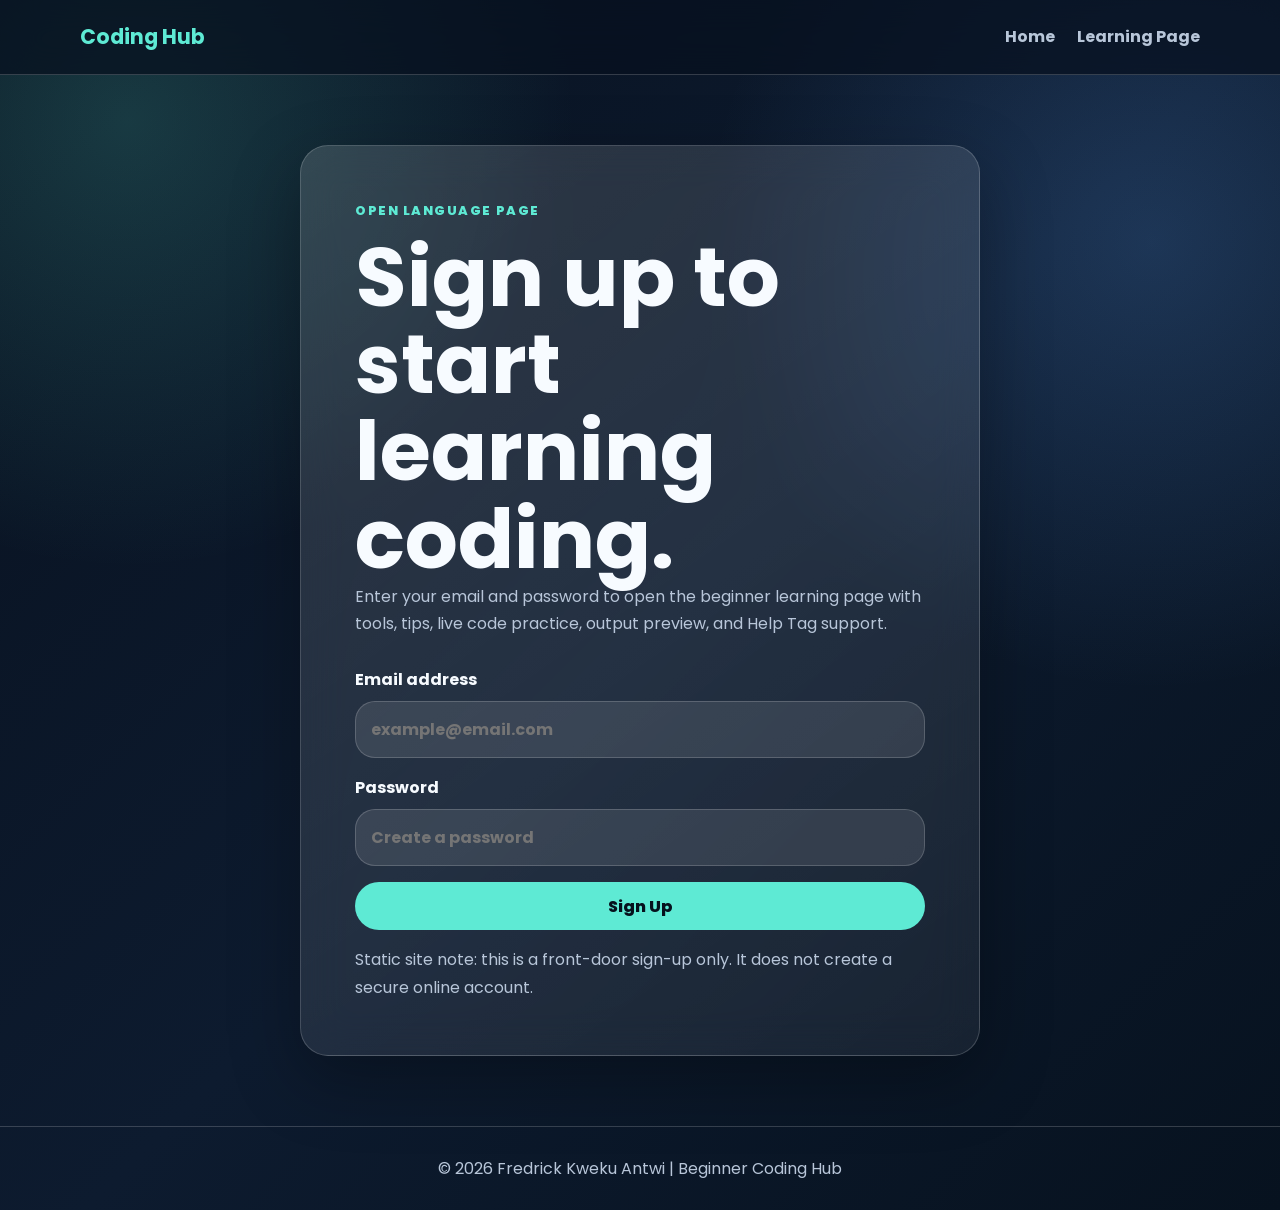
<file: coding-learning.html>
<!doctype html>
<html lang="en">
  <head>
    <meta charset="UTF-8">
    <meta name="viewport" content="width=device-width, initial-scale=1.0">
    <title>Learning Page | Beginner Coding Hub</title>
    <meta name="description" content="Beginner coding learning page with tools, tips, live code preview, and help form.">
    <link rel="stylesheet" href="learn-coding.css">
    <link rel="preconnect" href="https://fonts.googleapis.com">
    <link rel="preconnect" href="https://fonts.gstatic.com" crossorigin>
    <link href="https://fonts.googleapis.com/css2?family=Poppins:wght@300;400;500;600;700;800&display=swap" rel="stylesheet">
  </head>

  <body>
    <header class="site-header">
      <nav class="nav">
        <a class="logo" href="coding-learning.html">Learning Page</a>
        <ul>
          <li><a href="index.html">Home</a></li>
          <li><a href="#tools">Tools</a></li>
          <li><a href="#playground">Practice</a></li>
          <li><a href="#help">Help</a></li>
        </ul>
      </nav>
    </header>

    <main>
      <section class="camp-welcome">
        <div class="welcome-panel">
          <p class="eyebrow">Welcome Coder</p>
          <h1>Hello coder, welcome to <span>FREDDIE'S CODING CAMP</span>.</h1>
          <p>
            This is your learning space for practicing HTML, CSS, JavaScript,
            building confidence, and asking for help when you get stuck.
          </p>
          <button class="enter-camp" type="button">Enter Learning Space</button>
        </div>
      </section>

      <div class="learning-space" hidden>
        <section class="hero">
          <div class="hero-copy">
            <p class="eyebrow">Beginner Friendly / HTML / CSS / JavaScript</p>
            <h1>Learn coding by reading, trying, breaking, and fixing.</h1>
            <p>
              This page gives beginners the basic tools, simple tips, and a live practice area
              where they can write code and see the output immediately.
            </p>
            <div class="hero-actions">
              <a class="btn primary" href="#playground">Start Practicing</a>
              <a class="btn secondary" href="#help">Ask for Help</a>
            </div>
          </div>

          <div class="learning-card">
            <span class="code-chip">&lt;/&gt;</span>
            <h2>Beginner path</h2>
            <ol>
              <li>Learn HTML structure</li>
              <li>Style with CSS</li>
              <li>Add JavaScript interaction</li>
              <li>Build small projects</li>
            </ol>
          </div>
        </section>

        <section id="tools" class="section">
          <div class="section-heading">
            <p class="eyebrow">Necessary Tools</p>
            <h2>What a beginner needs to start coding.</h2>
          </div>

          <div class="tools-grid">
            <article class="tool-card">
              <span>01</span>
              <h3>Code Editor</h3>
              <p>Use Visual Studio Code to write HTML, CSS, and JavaScript files clearly.</p>
            </article>
            <article class="tool-card">
              <span>02</span>
              <h3>Web Browser</h3>
              <p>Use Chrome, Edge, or Firefox to open your website and test changes.</p>
            </article>
            <article class="tool-card">
              <span>03</span>
              <h3>Git & GitHub</h3>
              <p>Save project history, upload code, and publish websites online.</p>
            </article>
            <article class="tool-card">
              <span>04</span>
              <h3>Internet Research</h3>
              <p>Use documentation, tutorials, and examples to solve problems step by step.</p>
            </article>
            <article class="tool-card">
              <span>05</span>
              <h3>Practice Projects</h3>
              <p>Build a portfolio, calculator, landing page, quiz app, and weather app.</p>
            </article>
            <article class="tool-card">
              <span>06</span>
              <h3>Consistency</h3>
              <p>Practice daily, even if it is only 30 minutes. Small progress compounds.</p>
            </article>
          </div>
        </section>

        <section id="playground" class="section playground-section">
          <div class="section-heading">
            <p class="eyebrow">Live Practice</p>
            <h2>Write code and see the output instantly.</h2>
          </div>

          <div class="playground">
            <div class="editor-grid">
              <label>
                <span>HTML</span>
                <textarea id="htmlCode" spellcheck="false"></textarea>
              </label>
              <label>
                <span>CSS</span>
                <textarea id="cssCode" spellcheck="false"></textarea>
              </label>
              <label>
                <span>JavaScript</span>
                <textarea id="jsCode" spellcheck="false"></textarea>
              </label>
            </div>

            <div class="preview-panel">
              <div class="preview-header">
                <strong>Output Preview</strong>
                <button class="reset-code" type="button">Reset Example</button>
              </div>
              <iframe id="codePreview" title="Live code output"></iframe>
            </div>
          </div>
        </section>

        <section class="section tips-section">
          <div class="section-heading">
            <p class="eyebrow">Beginner Tips</p>
            <h2>Simple rules that make learning easier.</h2>
          </div>

          <div class="tips-grid">
            <article>
              <h3>Do not memorize everything</h3>
              <p>Understand the idea, then search when you forget syntax. Real developers search too.</p>
            </article>
            <article>
              <h3>Build small projects</h3>
              <p>One small finished project teaches more than many unfinished tutorials.</p>
            </article>
            <article>
              <h3>Read errors slowly</h3>
              <p>Error messages usually point to the file, line, or concept causing the problem.</p>
            </article>
            <article>
              <h3>Practice layout first</h3>
              <p>Master headings, sections, cards, navigation, forms, and responsive design.</p>
            </article>
          </div>
        </section>

        <section id="help" class="section help-section">
          <div class="help-copy">
            <p class="eyebrow">Help Tag</p>
            <h2>Stuck? Send your coding problem to Fredrick.</h2>
            <p>
              Describe the problem clearly. Include what you expected, what happened,
              and any error message you saw.
            </p>
          </div>

          <form class="help-form">
            <label>
              <span>Your Email</span>
              <input type="email" name="learnerEmail" required>
            </label>
            <label>
              <span>Topic</span>
              <select name="topic" required>
                <option value="HTML">HTML</option>
                <option value="CSS">CSS</option>
                <option value="JavaScript">JavaScript</option>
                <option value="GitHub">GitHub</option>
                <option value="Other">Other</option>
              </select>
            </label>
            <label>
              <span>Your Problem</span>
              <textarea name="problem" placeholder="Write your problem here..." required></textarea>
            </label>
            <button type="submit">Send Help Request</button>
            <p class="help-note" aria-live="polite"></p>
          </form>
        </section>
      </div>
    </main>

    <footer>
      <p>© 2026 Fredrick Kweku Antwi | Beginner Coding Hub</p>
    </footer>

    <script src="coding-learning.js"></script>
  </body>
</html>
</file>
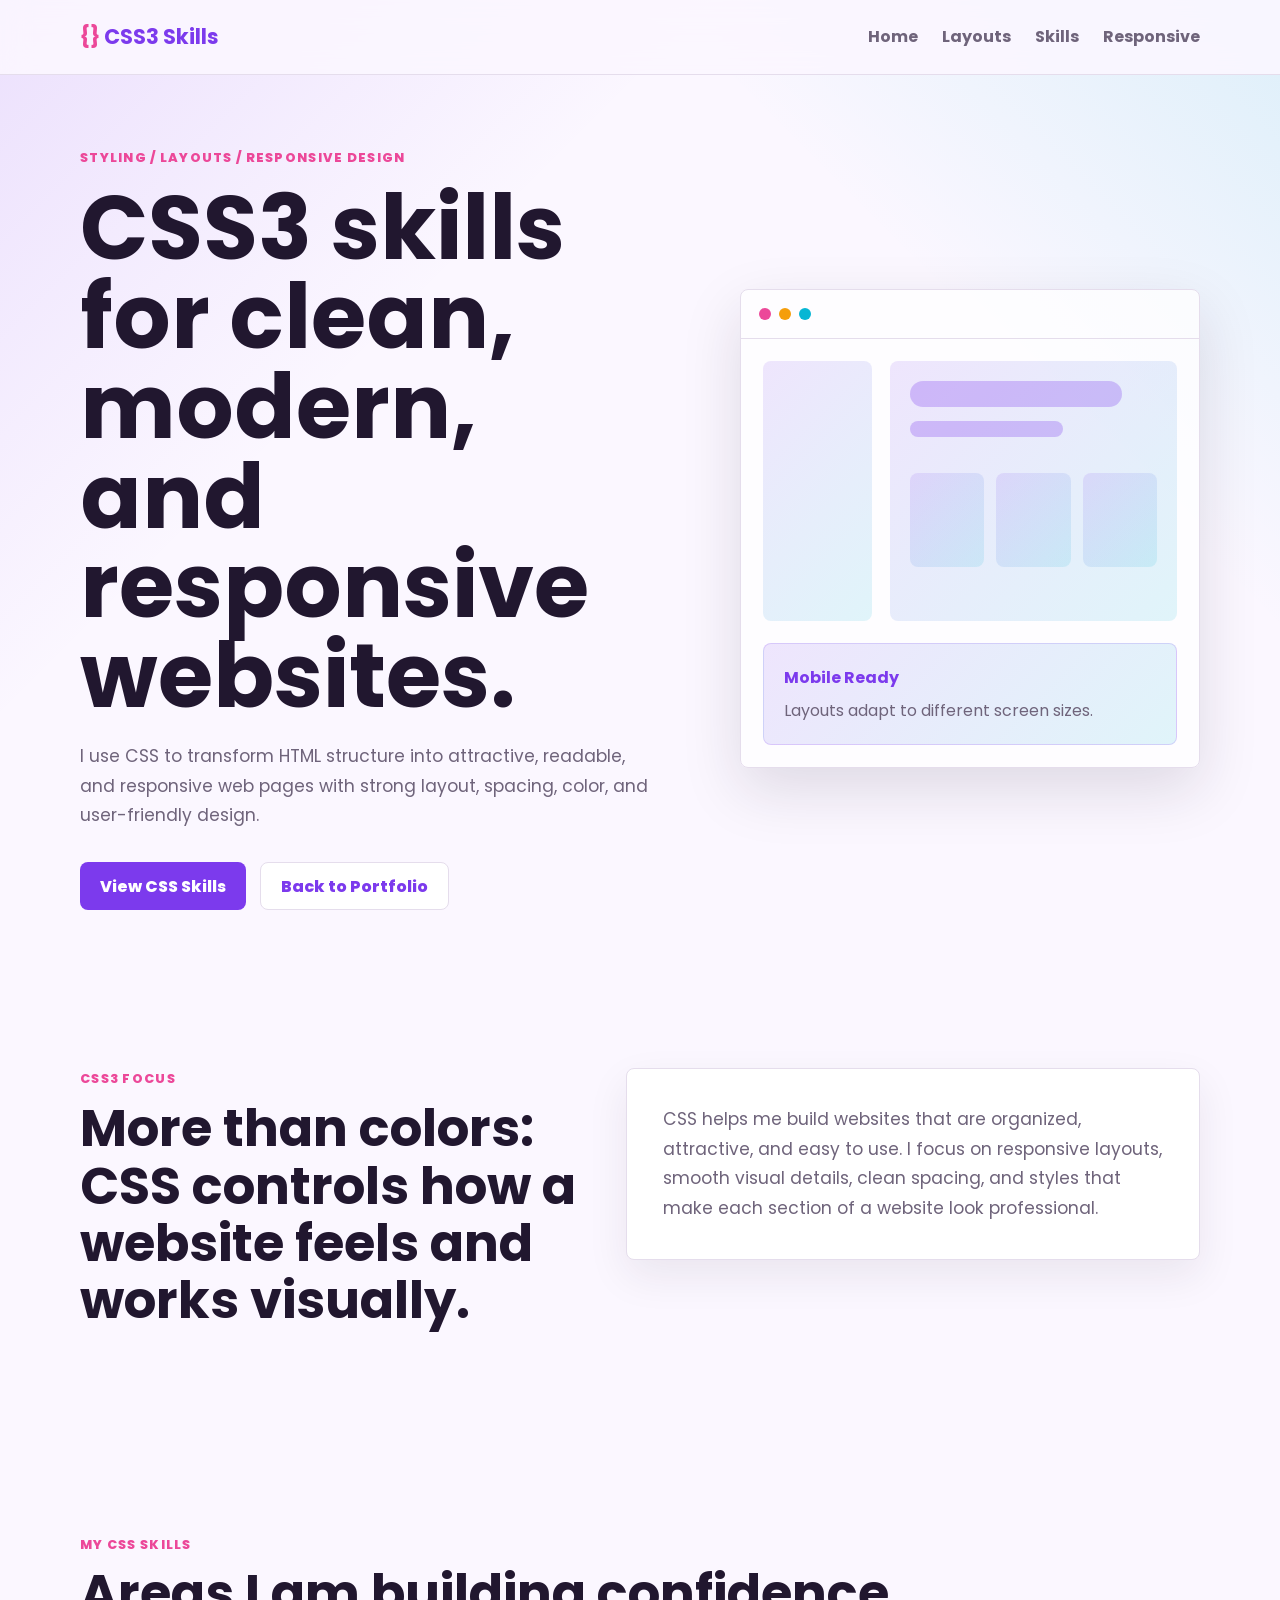
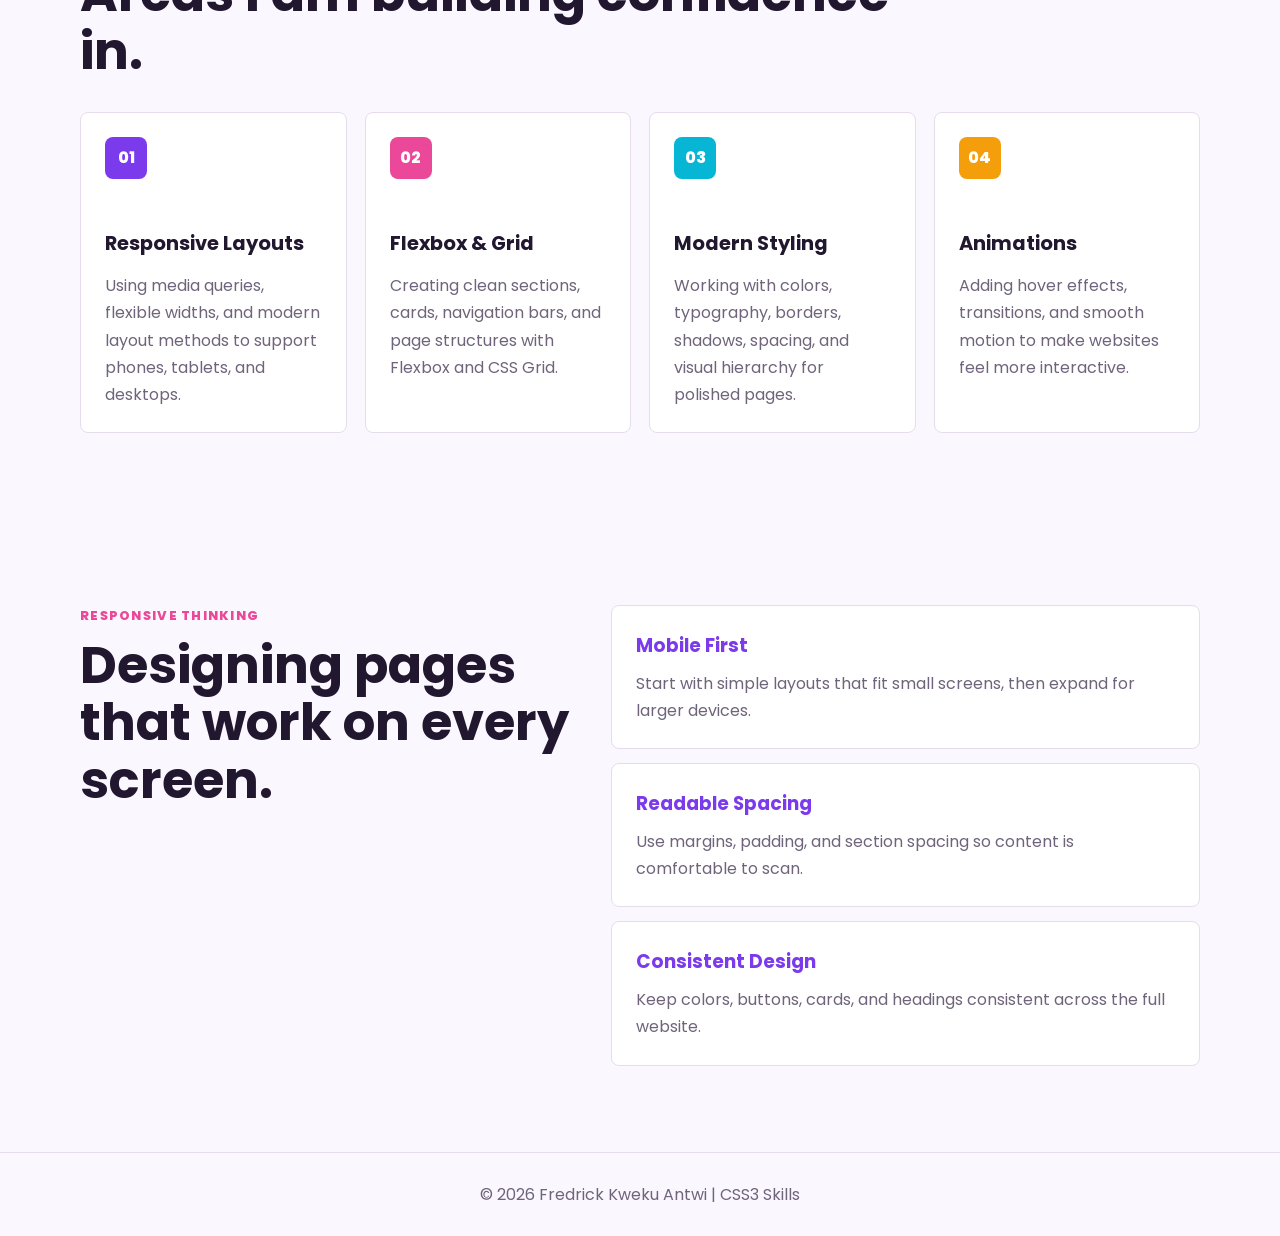
<file: css.html>
<!doctype html>
<html lang="en">
  <head>
    <meta charset="UTF-8">
    <meta name="viewport" content="width=device-width, initial-scale=1.0">
    <title>CSS3 Skills | Fredrick K. Antwi</title>
    <meta name="description" content="CSS3 skills portfolio for Fredrick Kweku Antwi, covering responsive layouts, modern styling, animations, and web design.">
    <link rel="stylesheet" href="css.css">
    <link rel="preconnect" href="https://fonts.googleapis.com">
    <link rel="preconnect" href="https://fonts.gstatic.com" crossorigin>
    <link href="https://fonts.googleapis.com/css2?family=Poppins:wght@300;400;500;600;700;800&display=swap" rel="stylesheet">
  </head>

  <body>
    <header class="site-header">
      <nav class="nav">
        <a class="logo" href="css.html">CSS3 Skills</a>
        <ul>
          <li><a href="index.html">Home</a></li>
          <li><a href="#layouts">Layouts</a></li>
          <li><a href="#skills">Skills</a></li>
          <li><a href="#responsive">Responsive</a></li>
        </ul>
      </nav>
    </header>

    <main>
      <section class="hero">
        <div class="hero-copy">
          <p class="eyebrow">Styling / Layouts / Responsive Design</p>
          <h1>CSS3 skills for clean, modern, and responsive websites.</h1>
          <p>
            I use CSS to transform HTML structure into attractive, readable, and responsive
            web pages with strong layout, spacing, color, and user-friendly design.
          </p>
          <div class="hero-actions">
            <a class="btn primary" href="#skills">View CSS Skills</a>
            <a class="btn secondary" href="index.html">Back to Portfolio</a>
          </div>
        </div>

        <div class="design-preview" aria-label="Responsive design preview">
          <div class="browser-bar">
            <span></span>
            <span></span>
            <span></span>
          </div>
          <div class="preview-grid">
            <div class="preview-sidebar"></div>
            <div class="preview-main">
              <div class="preview-line wide"></div>
              <div class="preview-line"></div>
              <div class="preview-cards">
                <span></span>
                <span></span>
                <span></span>
              </div>
            </div>
          </div>
          <div class="device-card">
            <strong>Mobile Ready</strong>
            <p>Layouts adapt to different screen sizes.</p>
          </div>
        </div>
      </section>

      <section id="layouts" class="section intro">
        <div class="section-heading">
          <p class="eyebrow">CSS3 Focus</p>
          <h2>More than colors: CSS controls how a website feels and works visually.</h2>
        </div>
        <p>
          CSS helps me build websites that are organized, attractive, and easy to use.
          I focus on responsive layouts, smooth visual details, clean spacing, and styles
          that make each section of a website look professional.
        </p>
      </section>

      <section id="skills" class="section">
        <div class="section-heading">
          <p class="eyebrow">My CSS Skills</p>
          <h2>Areas I am building confidence in.</h2>
        </div>

        <div class="skills-grid">
          <article class="skill-card">
            <span>01</span>
            <h3>Responsive Layouts</h3>
            <p>Using media queries, flexible widths, and modern layout methods to support phones, tablets, and desktops.</p>
          </article>

          <article class="skill-card">
            <span>02</span>
            <h3>Flexbox & Grid</h3>
            <p>Creating clean sections, cards, navigation bars, and page structures with Flexbox and CSS Grid.</p>
          </article>

          <article class="skill-card">
            <span>03</span>
            <h3>Modern Styling</h3>
            <p>Working with colors, typography, borders, shadows, spacing, and visual hierarchy for polished pages.</p>
          </article>

          <article class="skill-card">
            <span>04</span>
            <h3>Animations</h3>
            <p>Adding hover effects, transitions, and smooth motion to make websites feel more interactive.</p>
          </article>
        </div>
      </section>

      <section id="responsive" class="section responsive">
        <div>
          <p class="eyebrow">Responsive Thinking</p>
          <h2>Designing pages that work on every screen.</h2>
        </div>

        <div class="responsive-list">
          <article>
            <h3>Mobile First</h3>
            <p>Start with simple layouts that fit small screens, then expand for larger devices.</p>
          </article>
          <article>
            <h3>Readable Spacing</h3>
            <p>Use margins, padding, and section spacing so content is comfortable to scan.</p>
          </article>
          <article>
            <h3>Consistent Design</h3>
            <p>Keep colors, buttons, cards, and headings consistent across the full website.</p>
          </article>
        </div>
      </section>
    </main>

    <footer>
      <p>© 2026 Fredrick Kweku Antwi | CSS3 Skills</p>
    </footer>
  </body>
</html>
</file>
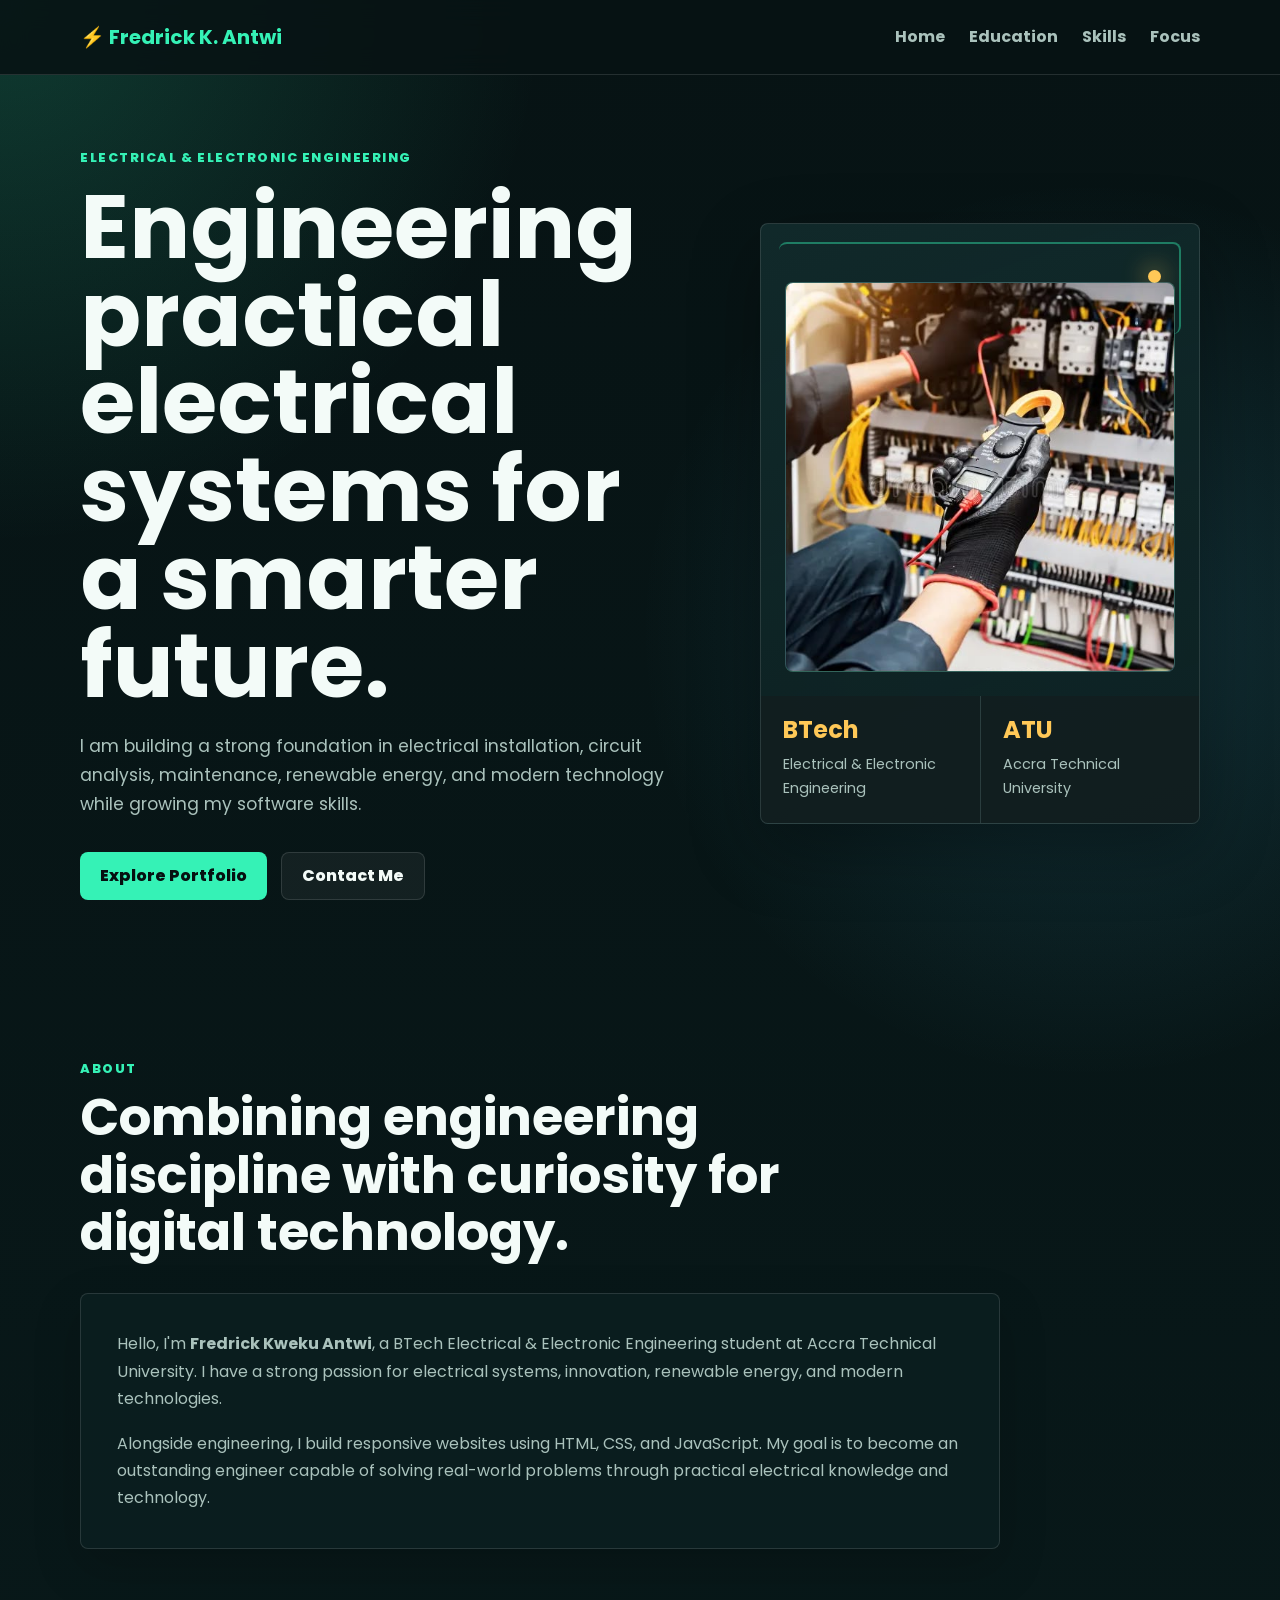
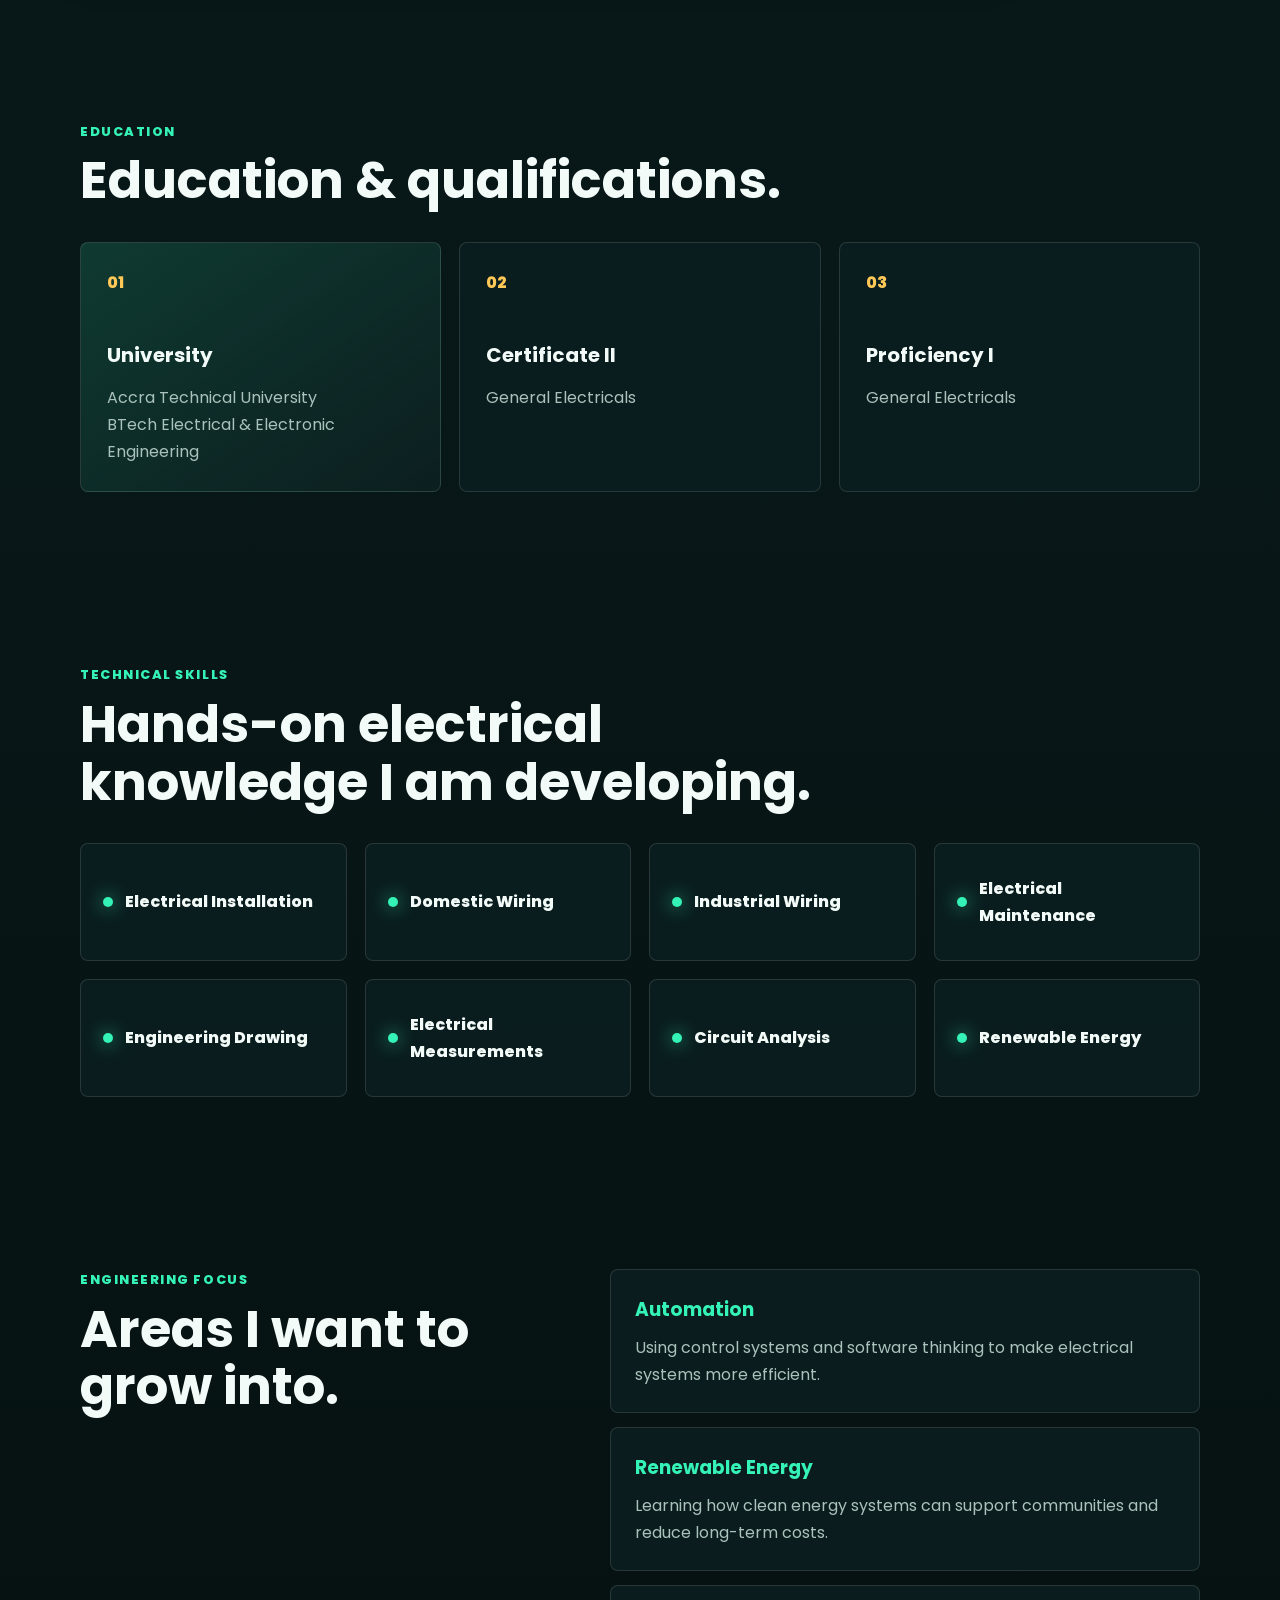
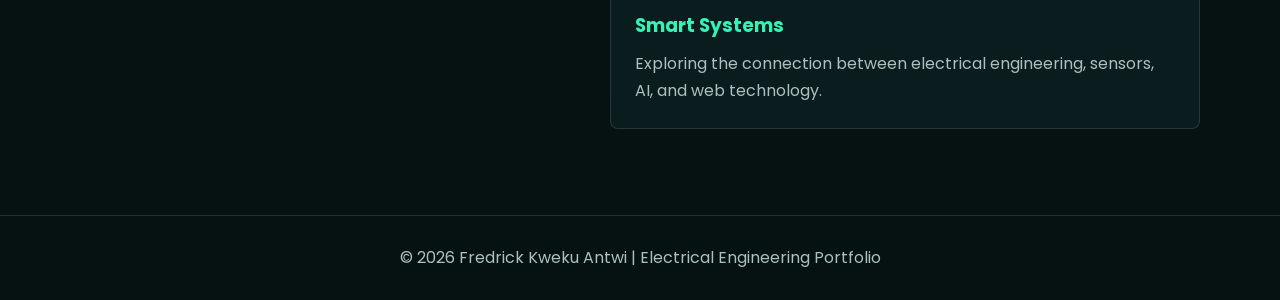
<file: electrical.html>
<!doctype html>
<html lang="en">
  <head>
    <meta charset="UTF-8">
    <meta name="viewport" content="width=device-width, initial-scale=1.0">
    <title>Electrical Engineering | Fredrick Kweku Antwi</title>
    <meta name="description" content="Electrical Engineering portfolio of Fredrick Kweku Antwi, BTech Electrical and Electronic Engineering student.">
    <link rel="stylesheet" href="electrical.css">
    <link rel="preconnect" href="https://fonts.googleapis.com">
    <link rel="preconnect" href="https://fonts.gstatic.com" crossorigin>
    <link href="https://fonts.googleapis.com/css2?family=Poppins:wght@300;400;500;600;700;800&display=swap" rel="stylesheet">
  </head>

  <body>
    <header class="site-header">
      <nav class="nav">
        <a class="logo" href="electrical.html">Fredrick K. Antwi</a>
        <ul>
          <li><a href="index.html">Home</a></li>
          <li><a href="#education">Education</a></li>
          <li><a href="#skills">Skills</a></li>
          <li><a href="#focus">Focus</a></li>
        </ul>
      </nav>
    </header>

    <main>
      <section class="hero">
        <div class="hero-text">
          <p class="eyebrow">Electrical & Electronic Engineering</p>
          <h1>Engineering practical electrical systems for a smarter future.</h1>
          <p>
            I am building a strong foundation in electrical installation, circuit analysis,
            maintenance, renewable energy, and modern technology while growing my software skills.
          </p>
          <div class="hero-actions">
            <a href="#education" class="btn primary">Explore Portfolio</a>
            <a href="index.html#contact" class="btn secondary">Contact Me</a>
          </div>
        </div>

        <div class="hero-panel">
          <div class="spark-line" aria-hidden="true"></div>
          <div class="hero-image">
            <img src="images/electrical-profile.jpeg" alt="Fredrick Kweku Antwi" onerror="this.style.display='none'; this.nextElementSibling.style.display='grid';">
            <div class="image-fallback">FKA</div>
          </div>
          <div class="panel-stats">
            <div>
              <strong>BTech</strong>
              <span>Electrical & Electronic Engineering</span>
            </div>
            <div>
              <strong>ATU</strong>
              <span>Accra Technical University</span>
            </div>
          </div>
        </div>
      </section>

      <section id="about" class="section about">
        <div class="section-heading">
          <p class="eyebrow">About</p>
          <h2>Combining engineering discipline with curiosity for digital technology.</h2>
        </div>
        <div class="about-card">
          <p>
            Hello, I'm <strong>Fredrick Kweku Antwi</strong>, a BTech Electrical & Electronic
            Engineering student at Accra Technical University. I have a strong passion for
            electrical systems, innovation, renewable energy, and modern technologies.
          </p>
          <p>
            Alongside engineering, I build responsive websites using HTML, CSS, and JavaScript.
            My goal is to become an outstanding engineer capable of solving real-world problems
            through practical electrical knowledge and technology.
          </p>
        </div>
      </section>

      <section id="education" class="section">
        <div class="section-heading">
          <p class="eyebrow">Education</p>
          <h2>Education & qualifications.</h2>
        </div>
        <div class="cards">
          <article class="card featured">
            <span>01</span>
            <h3>University</h3>
            <p>Accra Technical University<br>BTech Electrical & Electronic Engineering</p>
          </article>
          <article class="card">
            <span>02</span>
            <h3>Certificate II</h3>
            <p>General Electricals</p>
          </article>
          <article class="card">
            <span>03</span>
            <h3>Proficiency I</h3>
            <p>General Electricals</p>
          </article>
        </div>
      </section>

      <section id="skills" class="section">
        <div class="section-heading">
          <p class="eyebrow">Technical Skills</p>
          <h2>Hands-on electrical knowledge I am developing.</h2>
        </div>
        <div class="skill-grid">
          <div class="skill-card">Electrical Installation</div>
          <div class="skill-card">Domestic Wiring</div>
          <div class="skill-card">Industrial Wiring</div>
          <div class="skill-card">Electrical Maintenance</div>
          <div class="skill-card">Engineering Drawing</div>
          <div class="skill-card">Electrical Measurements</div>
          <div class="skill-card">Circuit Analysis</div>
          <div class="skill-card">Renewable Energy</div>
        </div>
      </section>

      <section id="focus" class="section focus">
        <div>
          <p class="eyebrow">Engineering Focus</p>
          <h2>Areas I want to grow into.</h2>
        </div>
        <div class="focus-list">
          <article>
            <h3>Automation</h3>
            <p>Using control systems and software thinking to make electrical systems more efficient.</p>
          </article>
          <article>
            <h3>Renewable Energy</h3>
            <p>Learning how clean energy systems can support communities and reduce long-term costs.</p>
          </article>
          <article>
            <h3>Smart Systems</h3>
            <p>Exploring the connection between electrical engineering, sensors, AI, and web technology.</p>
          </article>
        </div>
      </section>
    </main>

    <footer>
      <p>© 2026 Fredrick Kweku Antwi | Electrical Engineering Portfolio</p>
    </footer>
  </body>
</html>
</file>
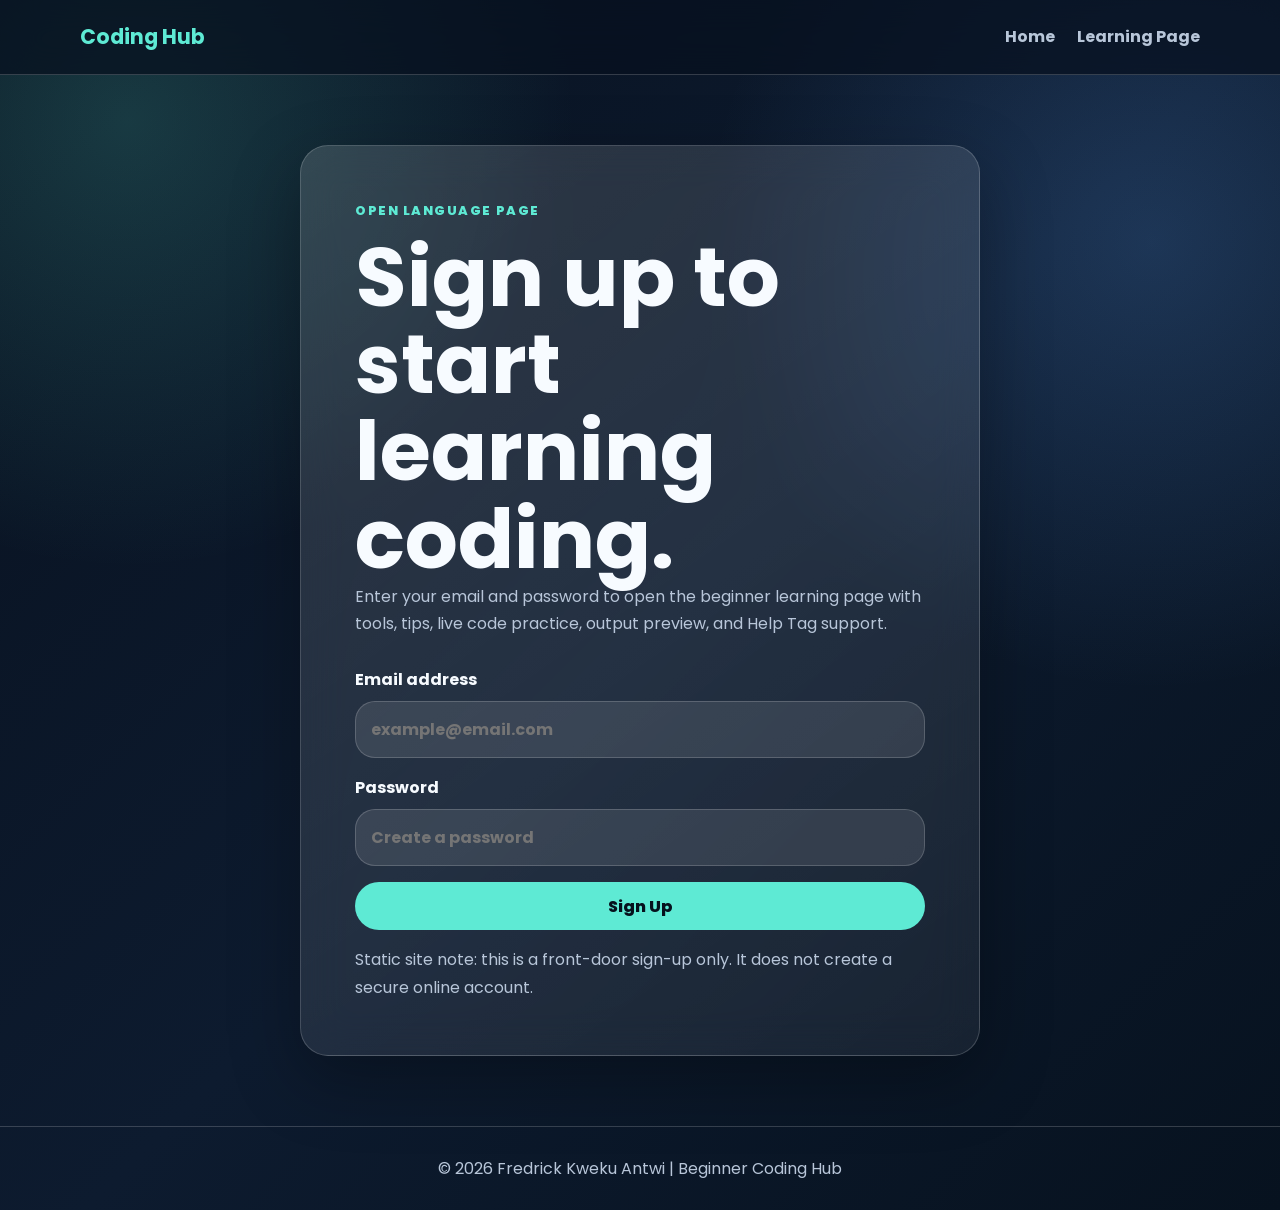
<file: learn-coding.html>
<!doctype html>
<html lang="en">
  <head>
    <meta charset="UTF-8">
    <meta name="viewport" content="width=device-width, initial-scale=1.0">
    <title>Sign Up | Beginner Coding Hub</title>
    <meta name="description" content="Sign up to access Fredrick Kweku Antwi's beginner coding hub.">
    <link rel="stylesheet" href="learn-coding.css">
    <link rel="preconnect" href="https://fonts.googleapis.com">
    <link rel="preconnect" href="https://fonts.gstatic.com" crossorigin>
    <link href="https://fonts.googleapis.com/css2?family=Poppins:wght@300;400;500;600;700;800&display=swap" rel="stylesheet">
  </head>

  <body>
    <header class="site-header">
      <nav class="nav">
        <a class="logo" href="learn-coding.html">Coding Hub</a>
        <ul>
          <li><a href="index.html">Home</a></li>
          <li><a href="coding-learning.html">Learning Page</a></li>
        </ul>
      </nav>
    </header>

    <main>
      <section class="signup-gate" id="signup">
        <div class="signup-panel">
          <p class="eyebrow">Open Language Page</p>
          <h1>Sign up to start learning coding.</h1>
          <p>
            Enter your email and password to open the beginner learning page with tools,
            tips, live code practice, output preview, and Help Tag support.
          </p>

          <form class="signup-form">
            <label>
              <span>Email address</span>
              <input type="email" name="email" placeholder="example@email.com" required>
            </label>
            <label>
              <span>Password</span>
              <input type="password" name="password" placeholder="Create a password" minlength="6" required>
            </label>
            <button type="submit">Sign Up</button>
            <p class="signup-note">
              Static site note: this is a front-door sign-up only. It does not create a secure online account.
            </p>
          </form>
        </div>
      </section>
    </main>

    <footer>
      <p>© 2026 Fredrick Kweku Antwi | Beginner Coding Hub</p>
    </footer>

    <script src="learn-coding.js"></script>
  </body>
</html>
</file>
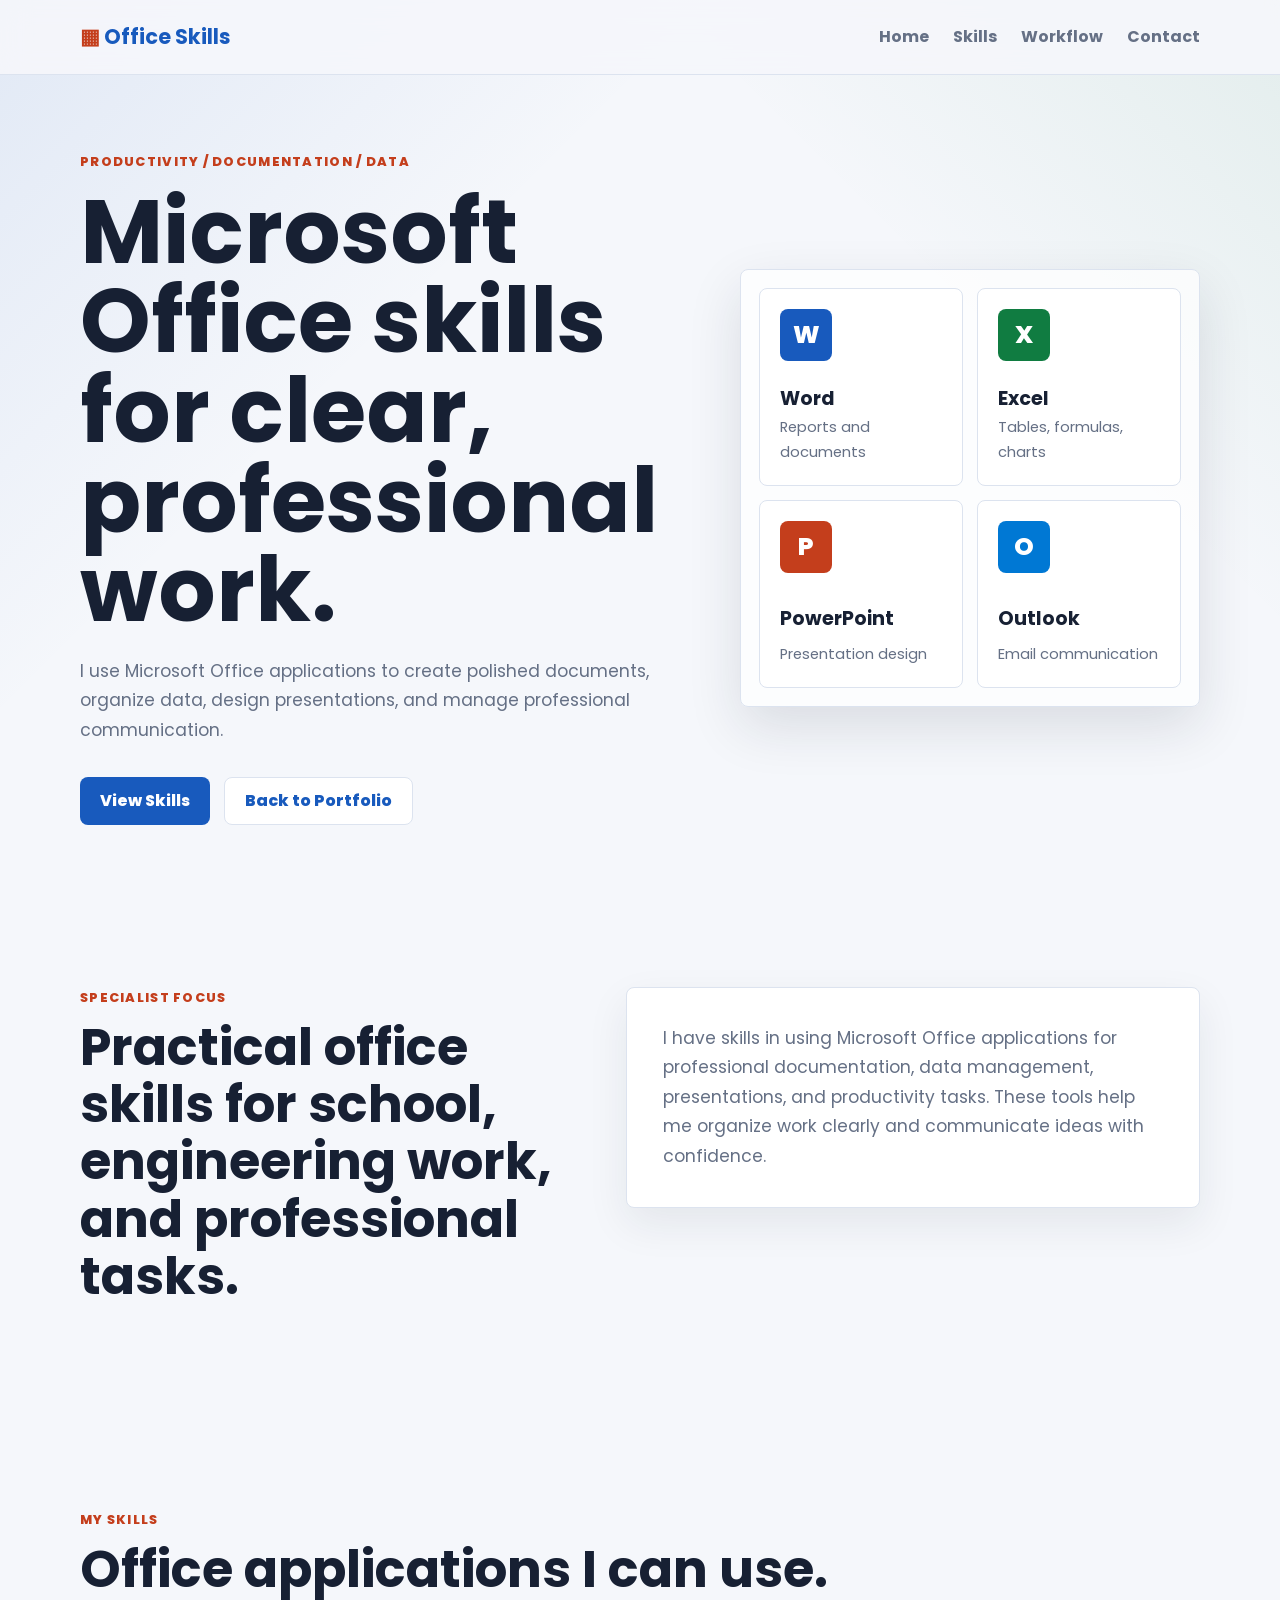
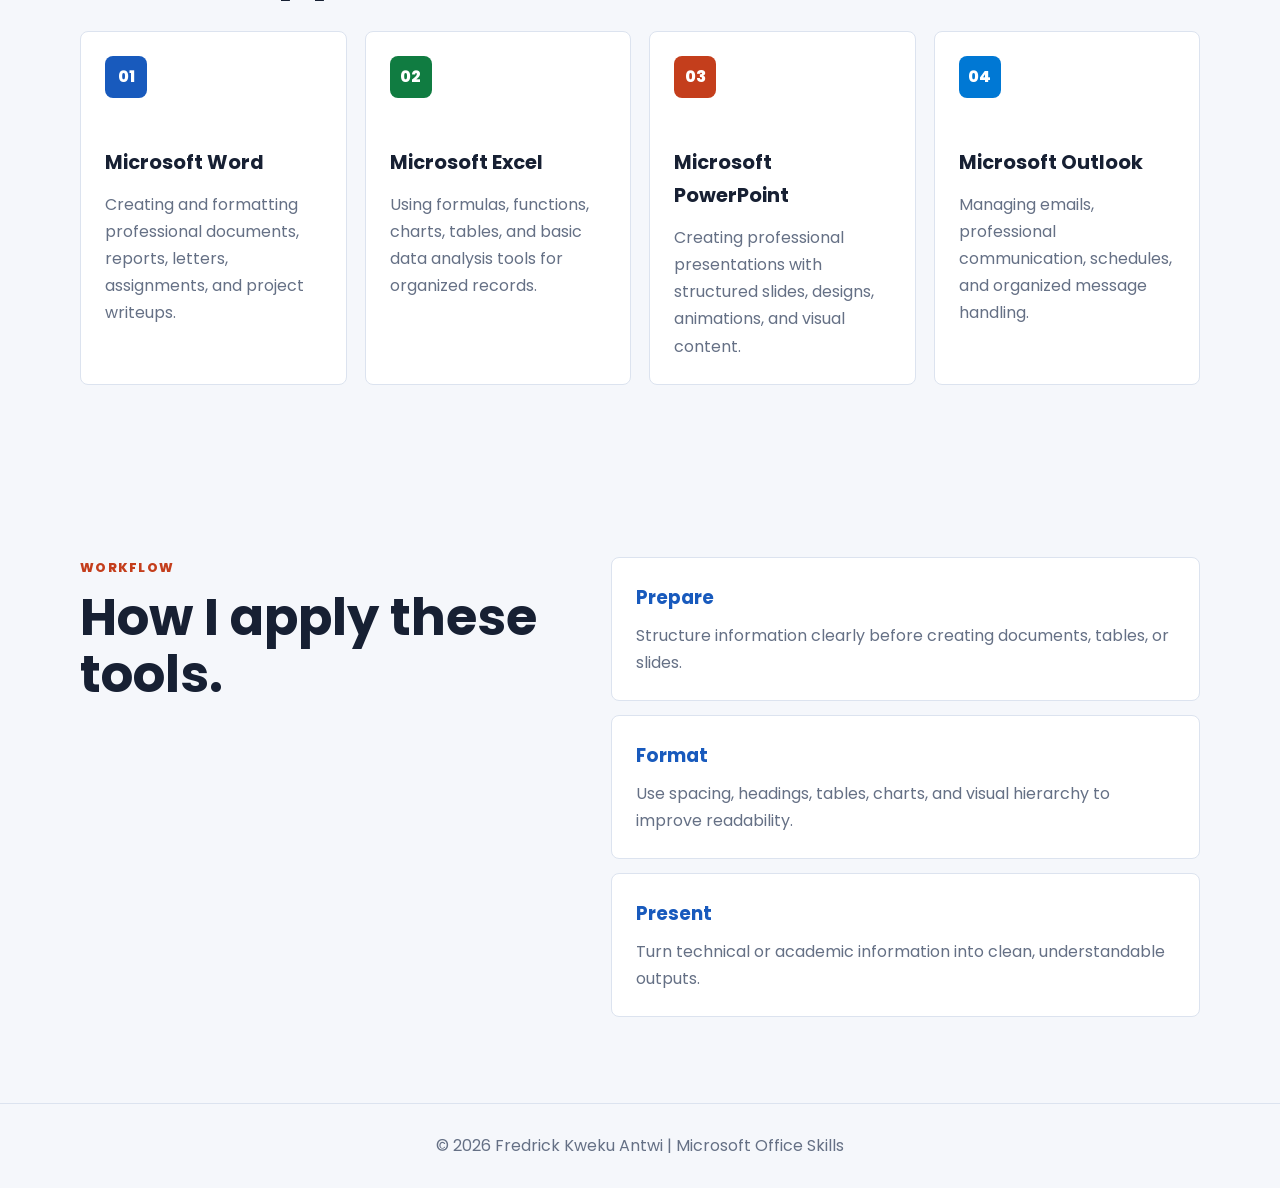
<file: office.html>
<!doctype html>
<html lang="en">
  <head>
    <meta charset="UTF-8">
    <meta name="viewport" content="width=device-width, initial-scale=1.0">
    <title>Microsoft Office Skills | Fredrick K. Antwi</title>
    <meta name="description" content="Microsoft Office skills portfolio for Fredrick Kweku Antwi, covering Word, Excel, PowerPoint, and Outlook.">
    <link rel="stylesheet" href="office.css">
    <link rel="preconnect" href="https://fonts.googleapis.com">
    <link rel="preconnect" href="https://fonts.gstatic.com" crossorigin>
    <link href="https://fonts.googleapis.com/css2?family=Poppins:wght@300;400;500;600;700;800&display=swap" rel="stylesheet">
  </head>

  <body>
    <header class="site-header">
      <nav class="nav">
        <a class="logo" href="office.html">Office Skills</a>
        <ul>
          <li><a href="index.html">Home</a></li>
          <li><a href="#skills">Skills</a></li>
          <li><a href="#workflow">Workflow</a></li>
          <li><a href="index.html#contact">Contact</a></li>
        </ul>
      </nav>
    </header>

    <main>
      <section class="hero">
        <div class="hero-copy">
          <p class="eyebrow">Productivity / Documentation / Data</p>
          <h1>Microsoft Office skills for clear, professional work.</h1>
          <p>
            I use Microsoft Office applications to create polished documents, organize data,
            design presentations, and manage professional communication.
          </p>
          <div class="hero-actions">
            <a class="btn primary" href="#skills">View Skills</a>
            <a class="btn secondary" href="index.html">Back to Portfolio</a>
          </div>
        </div>

        <div class="office-board" aria-label="Microsoft Office application summary">
          <div class="app-tile word">
            <span>W</span>
            <strong>Word</strong>
            <p>Reports and documents</p>
          </div>
          <div class="app-tile excel">
            <span>X</span>
            <strong>Excel</strong>
            <p>Tables, formulas, charts</p>
          </div>
          <div class="app-tile power">
            <span>P</span>
            <strong>PowerPoint</strong>
            <p>Presentation design</p>
          </div>
          <div class="app-tile outlook">
            <span>O</span>
            <strong>Outlook</strong>
            <p>Email communication</p>
          </div>
        </div>
      </section>

      <section class="section intro">
        <div class="section-heading">
          <p class="eyebrow">Specialist Focus</p>
          <h2>Practical office skills for school, engineering work, and professional tasks.</h2>
        </div>
        <p>
          I have skills in using Microsoft Office applications for professional documentation,
          data management, presentations, and productivity tasks. These tools help me organize
          work clearly and communicate ideas with confidence.
        </p>
      </section>

      <section id="skills" class="section">
        <div class="section-heading">
          <p class="eyebrow">My Skills</p>
          <h2>Office applications I can use.</h2>
        </div>

        <div class="skills-grid">
          <article class="skill-card word-card">
            <span>01</span>
            <h3>Microsoft Word</h3>
            <p>Creating and formatting professional documents, reports, letters, assignments, and project writeups.</p>
          </article>

          <article class="skill-card excel-card">
            <span>02</span>
            <h3>Microsoft Excel</h3>
            <p>Using formulas, functions, charts, tables, and basic data analysis tools for organized records.</p>
          </article>

          <article class="skill-card power-card">
            <span>03</span>
            <h3>Microsoft PowerPoint</h3>
            <p>Creating professional presentations with structured slides, designs, animations, and visual content.</p>
          </article>

          <article class="skill-card outlook-card">
            <span>04</span>
            <h3>Microsoft Outlook</h3>
            <p>Managing emails, professional communication, schedules, and organized message handling.</p>
          </article>
        </div>
      </section>

      <section id="workflow" class="section workflow">
        <div>
          <p class="eyebrow">Workflow</p>
          <h2>How I apply these tools.</h2>
        </div>

        <div class="workflow-list">
          <article>
            <h3>Prepare</h3>
            <p>Structure information clearly before creating documents, tables, or slides.</p>
          </article>
          <article>
            <h3>Format</h3>
            <p>Use spacing, headings, tables, charts, and visual hierarchy to improve readability.</p>
          </article>
          <article>
            <h3>Present</h3>
            <p>Turn technical or academic information into clean, understandable outputs.</p>
          </article>
        </div>
      </section>
    </main>

    <footer>
      <p>© 2026 Fredrick Kweku Antwi | Microsoft Office Skills</p>
    </footer>
  </body>
</html>
</file>
<file: learn-coding.css>
:root {
  --bg: #08111f;
  --surface: rgba(255, 255, 255, 0.1);
  --text: #f7fbff;
  --muted: #b8c6d9;
  --line: rgba(255, 255, 255, 0.18);
  --primary: #5eead4;
  --blue: #60a5fa;
  --pink: #f472b6;
  --amber: #fbbf24;
  --radius: 28px;
  --shadow: 0 24px 70px rgba(0, 0, 0, 0.3);
}

* {
  box-sizing: border-box;
  margin: 0;
  padding: 0;
}

html {
  scroll-behavior: smooth;
}

body {
  min-height: 100vh;
  color: var(--text);
  background:
    radial-gradient(circle at 10% 10%, rgba(94, 234, 212, 0.18), transparent 28rem),
    radial-gradient(circle at 90% 20%, rgba(96, 165, 250, 0.2), transparent 28rem),
    linear-gradient(135deg, #08111f, #0d1b2f 52%, #07121f);
  font-family: "Poppins", Arial, sans-serif;
  line-height: 1.7;
}

a {
  color: inherit;
  text-decoration: none;
}

.site-header {
  position: sticky;
  top: 0;
  z-index: 10;
  border-bottom: 1px solid var(--line);
  background: rgba(8, 17, 31, 0.74);
  backdrop-filter: blur(20px);
}

.nav,
.hero,
.section,
.signup-gate,
.camp-welcome {
  width: min(1120px, calc(100% - 36px));
  margin: 0 auto;
}

.nav {
  min-height: 74px;
  display: flex;
  align-items: center;
  justify-content: space-between;
  gap: 20px;
}

.logo {
  color: var(--primary);
  font-size: 1.28rem;
  font-weight: 800;
}

.nav ul {
  display: flex;
  gap: 22px;
  list-style: none;
}

.nav a {
  color: var(--muted);
  font-weight: 700;
  transition: all 0.3s ease;
}

.nav a:hover,
.nav .logo {
  color: var(--primary);
}

.signup-gate {
  min-height: calc(100vh - 74px);
  display: grid;
  place-items: center;
  padding: 70px 0;
}

.signup-panel,
.welcome-panel,
.learning-card,
.tool-card,
.playground,
.tips-grid article,
.help-copy,
.help-form {
  border: 1px solid var(--line);
  border-radius: var(--radius);
  background: linear-gradient(145deg, rgba(255, 255, 255, 0.14), rgba(255, 255, 255, 0.06));
  box-shadow: var(--shadow);
  backdrop-filter: blur(22px);
}

.signup-panel {
  max-width: 680px;
  padding: clamp(28px, 5vw, 54px);
}

.camp-welcome {
  min-height: calc(100vh - 74px);
  display: grid;
  place-items: center;
  padding: 70px 0;
}

.welcome-panel {
  position: relative;
  overflow: hidden;
  max-width: 860px;
  padding: clamp(30px, 6vw, 68px);
  text-align: center;
}

.welcome-panel::before {
  content: "";
  position: absolute;
  inset: 0;
  background: linear-gradient(120deg, transparent 0 34%, rgba(255, 255, 255, 0.18) 46%, transparent 58% 100%);
  animation: welcomeShine 5s ease-in-out infinite;
  pointer-events: none;
}

.welcome-panel h1 span {
  color: var(--primary);
}

.enter-camp {
  width: auto;
  margin-top: 28px;
  padding-inline: 24px;
}

.eyebrow {
  color: var(--primary);
  font-size: 0.8rem;
  font-weight: 800;
  letter-spacing: 0.12em;
  text-transform: uppercase;
}

h1,
h2 {
  margin-top: 12px;
  line-height: 1.05;
}

h1 {
  font-size: clamp(2.5rem, 7vw, 5.2rem);
}

h2 {
  font-size: clamp(2rem, 4vw, 3.25rem);
}

p {
  color: var(--muted);
}

.signup-form,
.help-form {
  display: grid;
  gap: 16px;
  margin-top: 28px;
}

label {
  display: grid;
  gap: 8px;
  font-weight: 700;
}

input,
textarea,
select {
  width: 100%;
  border: 1px solid var(--line);
  border-radius: 20px;
  padding: 14px 15px;
  color: var(--text);
  background: rgba(255, 255, 255, 0.1);
  font: inherit;
  outline: none;
}

select option {
  color: #111827;
}

textarea {
  min-height: 150px;
  resize: vertical;
}

button,
.btn {
  min-height: 48px;
  display: inline-flex;
  align-items: center;
  justify-content: center;
  border: 0;
  border-radius: 999px;
  padding: 0 20px;
  color: #06111d;
  background: var(--primary);
  font: inherit;
  font-weight: 800;
  cursor: pointer;
  transition: all 0.3s ease;
}

button:hover,
.btn:hover {
  transform: translateY(-2px);
  box-shadow: 0 18px 40px rgba(94, 234, 212, 0.18);
}

.secondary {
  border: 1px solid var(--line);
  color: var(--text);
  background: rgba(255, 255, 255, 0.1);
}

.hero {
  min-height: calc(100vh - 74px);
  display: grid;
  grid-template-columns: minmax(0, 1fr) minmax(300px, 420px);
  gap: 42px;
  align-items: center;
  padding: 72px 0;
}

.hero-copy > p {
  max-width: 680px;
  margin-top: 18px;
}

.hero-actions {
  display: flex;
  flex-wrap: wrap;
  gap: 14px;
  margin-top: 30px;
}

.learning-card {
  padding: 28px;
}

.code-chip {
  width: 64px;
  height: 64px;
  display: grid;
  place-items: center;
  border-radius: 22px;
  color: #06111d;
  background: var(--primary);
  font-weight: 900;
}

.learning-card h2 {
  margin-bottom: 16px;
  font-size: 1.8rem;
}

.learning-card ol {
  display: grid;
  gap: 12px;
  padding-left: 20px;
  color: var(--muted);
}

.section {
  padding: 84px 0;
}

.section-heading {
  max-width: 820px;
  margin-bottom: 32px;
}

.tools-grid,
.tips-grid {
  display: grid;
  grid-template-columns: repeat(3, minmax(0, 1fr));
  gap: 18px;
}

.tool-card,
.tips-grid article {
  padding: 24px;
  transition: all 0.3s ease;
}

.tool-card:hover,
.tips-grid article:hover {
  transform: translateY(-6px);
  border-color: rgba(94, 234, 212, 0.45);
}

.tool-card span {
  display: inline-block;
  margin-bottom: 34px;
  color: var(--primary);
  font-weight: 900;
}

.tool-card h3,
.tips-grid h3 {
  margin-bottom: 10px;
}

.playground {
  padding: 18px;
}

.editor-grid {
  display: grid;
  grid-template-columns: repeat(3, minmax(0, 1fr));
  gap: 14px;
}

.editor-grid textarea {
  min-height: 220px;
  font-family: Consolas, "Courier New", monospace;
  font-size: 0.92rem;
}

.preview-panel {
  overflow: hidden;
  margin-top: 16px;
  border: 1px solid var(--line);
  border-radius: 24px;
  background: #fff;
}

.preview-header {
  display: flex;
  justify-content: space-between;
  gap: 12px;
  align-items: center;
  padding: 12px 14px;
  color: #172033;
  background: #edf5ff;
}

.reset-code {
  min-height: 38px;
  color: #fff;
  background: #172033;
}

iframe {
  width: 100%;
  min-height: 320px;
  border: 0;
  background: #fff;
}

.help-section {
  display: grid;
  grid-template-columns: minmax(0, 0.9fr) minmax(320px, 1fr);
  gap: 24px;
  align-items: start;
}

.help-copy,
.help-form {
  padding: clamp(24px, 4vw, 36px);
}

footer {
  border-top: 1px solid var(--line);
  padding: 28px 18px;
  color: var(--muted);
  text-align: center;
}

@media (max-width: 920px) {
  .hero,
  .help-section {
    grid-template-columns: 1fr;
  }

  .tools-grid,
  .tips-grid,
  .editor-grid {
    grid-template-columns: repeat(2, minmax(0, 1fr));
  }
}

@media (max-width: 680px) {
  .nav {
    min-height: auto;
    padding: 18px 0;
    align-items: flex-start;
    flex-direction: column;
  }

  .nav ul,
  .hero-actions {
    flex-wrap: wrap;
  }

  .hero,
  .section,
  .signup-gate,
  .camp-welcome {
    width: min(100% - 28px, 1120px);
  }

  .tools-grid,
  .tips-grid,
  .editor-grid {
    grid-template-columns: 1fr;
  }

  .btn,
  button {
    width: 100%;
  }
}

@keyframes welcomeShine {
  0%,
  45% {
    transform: translateX(-70%);
  }

  100% {
    transform: translateX(70%);
  }
}
</file>
<file: css.css>
:root {
  --bg: #fbf7ff;
  --surface: #ffffff;
  --text: #21172f;
  --muted: #6f647b;
  --line: #e5ddec;
  --primary: #7c3aed;
  --primary-dark: #5b21b6;
  --pink: #ec4899;
  --cyan: #06b6d4;
  --amber: #f59e0b;
  --shadow: 0 22px 60px rgba(33, 23, 47, 0.13);
}

* {
  box-sizing: border-box;
  margin: 0;
  padding: 0;
}

html {
  scroll-behavior: smooth;
}

body {
  min-height: 100vh;
  background:
    linear-gradient(135deg, rgba(124, 58, 237, 0.12), transparent 32rem),
    linear-gradient(225deg, rgba(6, 182, 212, 0.12), transparent 28rem),
    var(--bg);
  color: var(--text);
  font-family: "Poppins", Arial, sans-serif;
  line-height: 1.7;
}

a {
  color: inherit;
  text-decoration: none;
}

.site-header {
  position: sticky;
  top: 0;
  z-index: 10;
  border-bottom: 1px solid var(--line);
  background: rgba(251, 247, 255, 0.9);
  backdrop-filter: blur(14px);
}

.nav {
  width: min(1120px, calc(100% - 36px));
  min-height: 74px;
  margin: 0 auto;
  display: flex;
  align-items: center;
  justify-content: space-between;
  gap: 20px;
}

.logo {
  color: var(--primary);
  font-size: 1.3rem;
  font-weight: 800;
}

.logo::before {
  content: "{} ";
  color: var(--pink);
}

.nav ul {
  display: flex;
  align-items: center;
  gap: 24px;
  list-style: none;
}

.nav a {
  color: var(--muted);
  font-weight: 700;
  transition: color 180ms ease;
}

.nav a:hover,
.nav .logo {
  color: var(--primary);
}

.hero,
.section {
  width: min(1120px, calc(100% - 36px));
  margin: 0 auto;
}

.hero {
  min-height: calc(100vh - 74px);
  display: grid;
  grid-template-columns: minmax(0, 1fr) minmax(320px, 460px);
  gap: clamp(32px, 6vw, 76px);
  align-items: center;
  padding: 72px 0;
}

.eyebrow {
  color: var(--pink);
  font-size: 0.8rem;
  font-weight: 800;
  letter-spacing: 0.1em;
  text-transform: uppercase;
}

.hero h1 {
  max-width: 780px;
  margin: 14px 0 22px;
  font-size: clamp(2.55rem, 7vw, 5.6rem);
  line-height: 1;
  letter-spacing: 0;
}

.hero-copy > p:not(.eyebrow),
.intro > p,
.skill-card p,
.responsive-list p {
  color: var(--muted);
}

.hero-copy > p:not(.eyebrow),
.intro > p {
  max-width: 720px;
  font-size: 1.08rem;
}

.hero-actions {
  display: flex;
  flex-wrap: wrap;
  gap: 14px;
  margin-top: 32px;
}

.btn {
  min-height: 48px;
  display: inline-flex;
  align-items: center;
  justify-content: center;
  border-radius: 8px;
  padding: 0 20px;
  font-weight: 800;
  transition: transform 180ms ease, background 180ms ease, color 180ms ease;
}

.btn:hover {
  transform: translateY(-2px);
}

.primary {
  background: var(--primary);
  color: #fff;
}

.primary:hover {
  background: var(--primary-dark);
}

.secondary {
  border: 1px solid var(--line);
  background: var(--surface);
  color: var(--primary);
}

.design-preview {
  position: relative;
  overflow: hidden;
  border: 1px solid var(--line);
  border-radius: 8px;
  background: rgba(255, 255, 255, 0.76);
  box-shadow: var(--shadow);
}

.browser-bar {
  display: flex;
  gap: 8px;
  padding: 18px;
  border-bottom: 1px solid var(--line);
}

.browser-bar span {
  width: 12px;
  height: 12px;
  border-radius: 50%;
  background: var(--pink);
}

.browser-bar span:nth-child(2) {
  background: var(--amber);
}

.browser-bar span:nth-child(3) {
  background: var(--cyan);
}

.preview-grid {
  display: grid;
  grid-template-columns: 0.38fr 1fr;
  gap: 18px;
  padding: 22px;
}

.preview-sidebar,
.preview-main,
.preview-cards span,
.device-card {
  border-radius: 8px;
  background: linear-gradient(135deg, rgba(124, 58, 237, 0.12), rgba(6, 182, 212, 0.12));
}

.preview-sidebar {
  min-height: 260px;
}

.preview-main {
  padding: 20px;
}

.preview-line {
  height: 16px;
  width: 62%;
  margin-bottom: 14px;
  border-radius: 999px;
  background: rgba(124, 58, 237, 0.28);
}

.preview-line.wide {
  width: 86%;
  height: 26px;
}

.preview-cards {
  display: grid;
  grid-template-columns: repeat(3, 1fr);
  gap: 12px;
  margin-top: 36px;
}

.preview-cards span {
  min-height: 94px;
}

.device-card {
  margin: 0 22px 22px;
  padding: 20px;
  border: 1px solid rgba(124, 58, 237, 0.18);
}

.device-card strong {
  display: block;
  margin-bottom: 6px;
  color: var(--primary);
}

.device-card p {
  color: var(--muted);
}

.section {
  padding: 86px 0;
}

.section-heading {
  max-width: 820px;
  margin-bottom: 32px;
}

.section-heading h2,
.responsive h2 {
  margin-top: 10px;
  font-size: clamp(2rem, 4vw, 3.35rem);
  line-height: 1.12;
}

.intro {
  display: grid;
  grid-template-columns: minmax(0, 0.9fr) minmax(320px, 1fr);
  gap: 30px;
  align-items: start;
}

.intro > p {
  border: 1px solid var(--line);
  border-radius: 8px;
  background: var(--surface);
  padding: clamp(24px, 4vw, 36px);
  box-shadow: 0 16px 42px rgba(33, 23, 47, 0.08);
}

.skills-grid {
  display: grid;
  grid-template-columns: repeat(4, minmax(0, 1fr));
  gap: 18px;
}

.skill-card,
.responsive-list article {
  border: 1px solid var(--line);
  border-radius: 8px;
  background: var(--surface);
  transition: transform 180ms ease, box-shadow 180ms ease, border-color 180ms ease;
}

.skill-card {
  min-height: 250px;
  padding: 24px;
}

.skill-card:hover,
.responsive-list article:hover {
  transform: translateY(-4px);
  border-color: rgba(124, 58, 237, 0.28);
  box-shadow: 0 16px 38px rgba(33, 23, 47, 0.1);
}

.skill-card span {
  width: 42px;
  height: 42px;
  display: grid;
  place-items: center;
  margin-bottom: 48px;
  border-radius: 8px;
  background: var(--primary);
  color: #fff;
  font-weight: 800;
}

.skill-card:nth-child(2) span {
  background: var(--pink);
}

.skill-card:nth-child(3) span {
  background: var(--cyan);
}

.skill-card:nth-child(4) span {
  background: var(--amber);
}

.skill-card h3 {
  margin-bottom: 12px;
  font-size: 1.22rem;
}

.responsive {
  display: grid;
  grid-template-columns: minmax(0, 0.85fr) minmax(320px, 1fr);
  gap: 30px;
  align-items: start;
}

.responsive-list {
  display: grid;
  gap: 14px;
}

.responsive-list article {
  padding: 24px;
}

.responsive-list h3 {
  margin-bottom: 8px;
  color: var(--primary);
}

footer {
  border-top: 1px solid var(--line);
  padding: 28px 18px;
  color: var(--muted);
  text-align: center;
}

@media (max-width: 960px) {
  .hero,
  .intro,
  .responsive {
    grid-template-columns: 1fr;
  }

  .hero {
    min-height: auto;
    padding-top: 54px;
  }

  .design-preview {
    max-width: 560px;
  }

  .skills-grid {
    grid-template-columns: repeat(2, minmax(0, 1fr));
  }
}

@media (max-width: 680px) {
  .nav {
    min-height: auto;
    padding: 18px 0;
    align-items: flex-start;
    flex-direction: column;
  }

  .nav ul {
    flex-wrap: wrap;
    gap: 14px;
  }

  .hero,
  .section {
    width: min(100% - 28px, 1120px);
  }

  .hero h1 {
    font-size: 2.5rem;
  }

  .section {
    padding: 64px 0;
  }

  .preview-grid,
  .preview-cards,
  .skills-grid {
    grid-template-columns: 1fr;
  }

  .preview-sidebar {
    min-height: 88px;
  }

  .hero-actions,
  .btn {
    width: 100%;
  }
}
</file>
<file: electrical.css>
/* ==========================
   ELECTRICAL ENGINEERING THEME
   Fredrick K. Antwi
========================== */

:root {
  --bg: #071314;
  --surface: #0d2021;
  --surface-2: #112a2b;
  --text: #f3fbf8;
  --muted: #aac2bc;
  --line: rgba(255, 255, 255, 0.12);
  --electric: #35f2b6;
  --gold: #ffc857;
  --blue: #4cc9f0;
  --shadow: 0 24px 70px rgba(0, 0, 0, 0.32);
}

* {
  box-sizing: border-box;
  margin: 0;
  padding: 0;
}

html {
  scroll-behavior: smooth;
}

body {
  min-height: 100vh;
  background:
    radial-gradient(circle at top left, rgba(53, 242, 182, 0.18), transparent 34rem),
    radial-gradient(circle at 85% 18%, rgba(76, 201, 240, 0.16), transparent 28rem),
    linear-gradient(180deg, #071314 0%, #081819 48%, #061111 100%);
  color: var(--text);
  font-family: "Poppins", Arial, sans-serif;
  line-height: 1.7;
}

a {
  color: inherit;
  text-decoration: none;
}

img {
  display: block;
  max-width: 100%;
}

.site-header {
  position: sticky;
  top: 0;
  z-index: 10;
  border-bottom: 1px solid var(--line);
  background: rgba(7, 19, 20, 0.88);
  backdrop-filter: blur(14px);
}

.nav {
  width: min(1120px, calc(100% - 36px));
  min-height: 74px;
  margin: 0 auto;
  display: flex;
  align-items: center;
  justify-content: space-between;
  gap: 20px;
}

.logo {
  color: var(--electric);
  font-size: 1.25rem;
  font-weight: 800;
}

.logo::before {
  content: "⚡ ";
  color: var(--gold);
}

.nav ul {
  display: flex;
  gap: 24px;
  align-items: center;
  list-style: none;
}

.nav a {
  color: var(--muted);
  font-weight: 700;
  transition: color 180ms ease;
}

.nav a:hover,
.nav .logo {
  color: var(--electric);
}

.hero,
.section {
  width: min(1120px, calc(100% - 36px));
  margin: 0 auto;
}

.hero {
  min-height: calc(100vh - 74px);
  display: grid;
  grid-template-columns: minmax(0, 1fr) minmax(320px, 440px);
  gap: clamp(32px, 6vw, 80px);
  align-items: center;
  padding: 72px 0;
}

.eyebrow {
  color: var(--electric);
  font-size: 0.8rem;
  font-weight: 800;
  letter-spacing: 0.12em;
  text-transform: uppercase;
}

.hero h1 {
  max-width: 780px;
  margin: 14px 0 22px;
  font-size: clamp(2.6rem, 7vw, 5.9rem);
  line-height: 0.98;
  letter-spacing: 0;
}

.hero-text > p:not(.eyebrow),
.about-card p,
.card p,
.focus-list p {
  color: var(--muted);
}

.hero-text > p:not(.eyebrow) {
  max-width: 650px;
  font-size: 1.08rem;
}

.hero-actions {
  display: flex;
  flex-wrap: wrap;
  gap: 14px;
  margin-top: 32px;
}

.btn {
  min-height: 48px;
  display: inline-flex;
  align-items: center;
  justify-content: center;
  border-radius: 8px;
  padding: 0 20px;
  font-weight: 800;
  transition: transform 180ms ease, border-color 180ms ease, background 180ms ease;
}

.btn:hover {
  transform: translateY(-2px);
}

.primary {
  background: var(--electric);
  color: #061111;
}

.secondary {
  border: 1px solid var(--line);
  background: rgba(255, 255, 255, 0.05);
}

.hero-panel {
  position: relative;
  overflow: hidden;
  border: 1px solid var(--line);
  border-radius: 8px;
  background: linear-gradient(160deg, rgba(17, 42, 43, 0.98), rgba(13, 32, 33, 0.88));
  box-shadow: var(--shadow);
}

.spark-line {
  position: absolute;
  inset: 18px 18px auto;
  height: 92px;
  border-top: 2px solid rgba(53, 242, 182, 0.42);
  border-right: 2px solid rgba(53, 242, 182, 0.42);
  border-radius: 8px;
}

.spark-line::after {
  content: "";
  position: absolute;
  right: 18px;
  top: 26px;
  width: 13px;
  height: 13px;
  border-radius: 50%;
  background: var(--gold);
  box-shadow: 0 0 24px rgba(255, 200, 87, 0.95);
}

.hero-image {
  position: relative;
  overflow: hidden;
  margin: 58px 24px 0;
  border: 1px solid var(--line);
  border-radius: 8px;
  background: linear-gradient(135deg, rgba(53, 242, 182, 0.22), rgba(76, 201, 240, 0.16));
  aspect-ratio: 1;
}

.hero-image img,
.image-fallback {
  width: 100%;
  height: 100%;
  object-fit: cover;
}

.image-fallback {
  display: none;
  place-items: center;
  color: var(--electric);
  font-size: 4rem;
  font-weight: 800;
}

.panel-stats {
  display: grid;
  grid-template-columns: 1fr 1fr;
  gap: 1px;
  margin-top: 24px;
  background: var(--line);
}

.panel-stats div {
  min-height: 112px;
  padding: 22px;
  background: rgba(7, 19, 20, 0.72);
}

.panel-stats strong {
  display: block;
  color: var(--gold);
  font-size: 1.5rem;
  line-height: 1;
}

.panel-stats span {
  display: block;
  margin-top: 10px;
  color: var(--muted);
  font-size: 0.9rem;
}

.section {
  padding: 86px 0;
}

.section-heading {
  max-width: 820px;
  margin-bottom: 32px;
}

.section-heading h2,
.focus h2 {
  margin-top: 10px;
  font-size: clamp(2rem, 4vw, 3.4rem);
  line-height: 1.12;
}

.about-card {
  max-width: 920px;
  border: 1px solid var(--line);
  border-radius: 8px;
  background: rgba(13, 32, 33, 0.76);
  padding: clamp(24px, 4vw, 36px);
  box-shadow: 0 18px 48px rgba(0, 0, 0, 0.18);
}

.about-card p + p {
  margin-top: 18px;
}

.cards,
.skill-grid {
  display: grid;
  grid-template-columns: repeat(3, minmax(0, 1fr));
  gap: 18px;
}

.card,
.skill-card,
.focus-list article {
  border: 1px solid var(--line);
  border-radius: 8px;
  background: rgba(13, 32, 33, 0.76);
  transition: transform 180ms ease, border-color 180ms ease, box-shadow 180ms ease;
}

.card {
  min-height: 210px;
  padding: 26px;
}

.card:hover,
.skill-card:hover,
.focus-list article:hover {
  transform: translateY(-4px);
  border-color: rgba(53, 242, 182, 0.5);
  box-shadow: 0 18px 40px rgba(0, 0, 0, 0.24);
}

.card span {
  display: inline-block;
  margin-bottom: 42px;
  color: var(--gold);
  font-weight: 800;
}

.card h3 {
  margin-bottom: 12px;
  font-size: 1.25rem;
}

.featured {
  background: linear-gradient(145deg, rgba(53, 242, 182, 0.16), rgba(13, 32, 33, 0.88));
}

.skill-grid {
  grid-template-columns: repeat(4, minmax(0, 1fr));
}

.skill-card {
  min-height: 118px;
  display: flex;
  align-items: center;
  padding: 22px;
  color: var(--text);
  font-weight: 800;
}

.skill-card::before {
  content: "";
  width: 10px;
  height: 10px;
  flex: 0 0 10px;
  margin-right: 12px;
  border-radius: 50%;
  background: var(--electric);
  box-shadow: 0 0 18px rgba(53, 242, 182, 0.9);
}

.focus {
  display: grid;
  grid-template-columns: minmax(0, 0.85fr) minmax(320px, 1fr);
  gap: 28px;
  align-items: start;
}

.focus-list {
  display: grid;
  gap: 14px;
}

.focus-list article {
  padding: 24px;
}

.focus-list h3 {
  margin-bottom: 8px;
  color: var(--electric);
}

footer {
  border-top: 1px solid var(--line);
  padding: 28px 18px;
  color: var(--muted);
  text-align: center;
}

@media (max-width: 880px) {
  .nav {
    min-height: auto;
    padding: 18px 0;
    align-items: flex-start;
    flex-direction: column;
  }

  .nav ul {
    flex-wrap: wrap;
    gap: 14px;
  }

  .hero,
  .focus {
    grid-template-columns: 1fr;
  }

  .hero {
    min-height: auto;
    padding-top: 54px;
  }

  .hero-panel {
    max-width: 520px;
  }

  .cards,
  .skill-grid {
    grid-template-columns: repeat(2, minmax(0, 1fr));
  }
}

@media (max-width: 620px) {
  .hero,
  .section {
    width: min(100% - 28px, 1120px);
  }

  .hero h1 {
    font-size: 2.55rem;
  }

  .section {
    padding: 64px 0;
  }

  .cards,
  .skill-grid,
  .panel-stats {
    grid-template-columns: 1fr;
  }

  .hero-actions,
  .btn {
    width: 100%;
  }
}
</file>
<file: office.css>
:root {
  --bg: #f5f7fb;
  --surface: #ffffff;
  --text: #172033;
  --muted: #657085;
  --line: #dce3ef;
  --blue: #185abd;
  --green: #107c41;
  --orange: #c43e1c;
  --purple: #5c2d91;
  --teal: #0078d4;
  --shadow: 0 20px 54px rgba(23, 32, 51, 0.12);
}

* {
  box-sizing: border-box;
  margin: 0;
  padding: 0;
}

html {
  scroll-behavior: smooth;
}

body {
  min-height: 100vh;
  background:
    linear-gradient(135deg, rgba(24, 90, 189, 0.09), transparent 32rem),
    linear-gradient(225deg, rgba(16, 124, 65, 0.08), transparent 28rem),
    var(--bg);
  color: var(--text);
  font-family: "Poppins", Arial, sans-serif;
  line-height: 1.7;
}

a {
  color: inherit;
  text-decoration: none;
}

.site-header {
  position: sticky;
  top: 0;
  z-index: 10;
  border-bottom: 1px solid var(--line);
  background: rgba(245, 247, 251, 0.9);
  backdrop-filter: blur(14px);
}

.nav {
  width: min(1120px, calc(100% - 36px));
  min-height: 74px;
  margin: 0 auto;
  display: flex;
  align-items: center;
  justify-content: space-between;
  gap: 20px;
}

.logo {
  color: var(--blue);
  font-size: 1.3rem;
  font-weight: 800;
}

.logo::before {
  content: "▦ ";
  color: var(--orange);
}

.nav ul {
  display: flex;
  align-items: center;
  gap: 24px;
  list-style: none;
}

.nav a {
  color: var(--muted);
  font-weight: 700;
  transition: color 180ms ease;
}

.nav a:hover,
.nav .logo {
  color: var(--blue);
}

.hero,
.section {
  width: min(1120px, calc(100% - 36px));
  margin: 0 auto;
}

.hero {
  min-height: calc(100vh - 74px);
  display: grid;
  grid-template-columns: minmax(0, 1fr) minmax(320px, 460px);
  gap: clamp(32px, 6vw, 76px);
  align-items: center;
  padding: 72px 0;
}

.eyebrow {
  color: var(--orange);
  font-size: 0.8rem;
  font-weight: 800;
  letter-spacing: 0.1em;
  text-transform: uppercase;
}

.hero h1 {
  max-width: 780px;
  margin: 14px 0 22px;
  font-size: clamp(2.55rem, 7vw, 5.6rem);
  line-height: 1;
  letter-spacing: 0;
}

.hero-copy > p:not(.eyebrow),
.intro > p,
.skill-card p,
.workflow-list p {
  color: var(--muted);
}

.hero-copy > p:not(.eyebrow),
.intro > p {
  max-width: 720px;
  font-size: 1.08rem;
}

.hero-actions {
  display: flex;
  flex-wrap: wrap;
  gap: 14px;
  margin-top: 32px;
}

.btn {
  min-height: 48px;
  display: inline-flex;
  align-items: center;
  justify-content: center;
  border-radius: 8px;
  padding: 0 20px;
  font-weight: 800;
  transition: transform 180ms ease, background 180ms ease, color 180ms ease;
}

.btn:hover {
  transform: translateY(-2px);
}

.primary {
  background: var(--blue);
  color: #fff;
}

.secondary {
  border: 1px solid var(--line);
  background: var(--surface);
  color: var(--blue);
}

.office-board {
  display: grid;
  grid-template-columns: 1fr 1fr;
  gap: 14px;
  padding: 18px;
  border: 1px solid var(--line);
  border-radius: 8px;
  background: rgba(255, 255, 255, 0.72);
  box-shadow: var(--shadow);
}

.app-tile {
  min-height: 188px;
  display: flex;
  flex-direction: column;
  justify-content: space-between;
  border: 1px solid var(--line);
  border-radius: 8px;
  padding: 20px;
  background: var(--surface);
}

.app-tile span {
  width: 52px;
  height: 52px;
  display: grid;
  place-items: center;
  border-radius: 8px;
  color: #fff;
  font-size: 1.55rem;
  font-weight: 800;
}

.app-tile strong {
  margin-top: 22px;
  font-size: 1.2rem;
}

.app-tile p {
  color: var(--muted);
  font-size: 0.92rem;
}

.word span,
.word-card span {
  background: var(--blue);
}

.excel span,
.excel-card span {
  background: var(--green);
}

.power span,
.power-card span {
  background: var(--orange);
}

.outlook span,
.outlook-card span {
  background: var(--teal);
}

.section {
  padding: 86px 0;
}

.section-heading {
  max-width: 820px;
  margin-bottom: 32px;
}

.section-heading h2,
.workflow h2 {
  margin-top: 10px;
  font-size: clamp(2rem, 4vw, 3.35rem);
  line-height: 1.12;
}

.intro {
  display: grid;
  grid-template-columns: minmax(0, 0.9fr) minmax(320px, 1fr);
  gap: 30px;
  align-items: start;
}

.intro > p {
  border: 1px solid var(--line);
  border-radius: 8px;
  background: var(--surface);
  padding: clamp(24px, 4vw, 36px);
  box-shadow: 0 16px 42px rgba(23, 32, 51, 0.08);
}

.skills-grid {
  display: grid;
  grid-template-columns: repeat(4, minmax(0, 1fr));
  gap: 18px;
}

.skill-card,
.workflow-list article {
  border: 1px solid var(--line);
  border-radius: 8px;
  background: var(--surface);
  transition: transform 180ms ease, box-shadow 180ms ease, border-color 180ms ease;
}

.skill-card {
  min-height: 250px;
  padding: 24px;
}

.skill-card:hover,
.workflow-list article:hover {
  transform: translateY(-4px);
  border-color: rgba(24, 90, 189, 0.28);
  box-shadow: 0 16px 38px rgba(23, 32, 51, 0.1);
}

.skill-card span {
  width: 42px;
  height: 42px;
  display: grid;
  place-items: center;
  margin-bottom: 48px;
  border-radius: 8px;
  color: #fff;
  font-weight: 800;
}

.skill-card h3 {
  margin-bottom: 12px;
  font-size: 1.22rem;
}

.workflow {
  display: grid;
  grid-template-columns: minmax(0, 0.85fr) minmax(320px, 1fr);
  gap: 30px;
  align-items: start;
}

.workflow-list {
  display: grid;
  gap: 14px;
}

.workflow-list article {
  padding: 24px;
}

.workflow-list h3 {
  margin-bottom: 8px;
  color: var(--blue);
}

footer {
  border-top: 1px solid var(--line);
  padding: 28px 18px;
  color: var(--muted);
  text-align: center;
}

@media (max-width: 960px) {
  .hero,
  .intro,
  .workflow {
    grid-template-columns: 1fr;
  }

  .hero {
    min-height: auto;
    padding-top: 54px;
  }

  .office-board {
    max-width: 560px;
  }

  .skills-grid {
    grid-template-columns: repeat(2, minmax(0, 1fr));
  }
}

@media (max-width: 680px) {
  .nav {
    min-height: auto;
    padding: 18px 0;
    align-items: flex-start;
    flex-direction: column;
  }

  .nav ul {
    flex-wrap: wrap;
    gap: 14px;
  }

  .hero,
  .section {
    width: min(100% - 28px, 1120px);
  }

  .hero h1 {
    font-size: 2.5rem;
  }

  .section {
    padding: 64px 0;
  }

  .office-board,
  .skills-grid {
    grid-template-columns: 1fr;
  }

  .hero-actions,
  .btn {
    width: 100%;
  }
}
</file>
